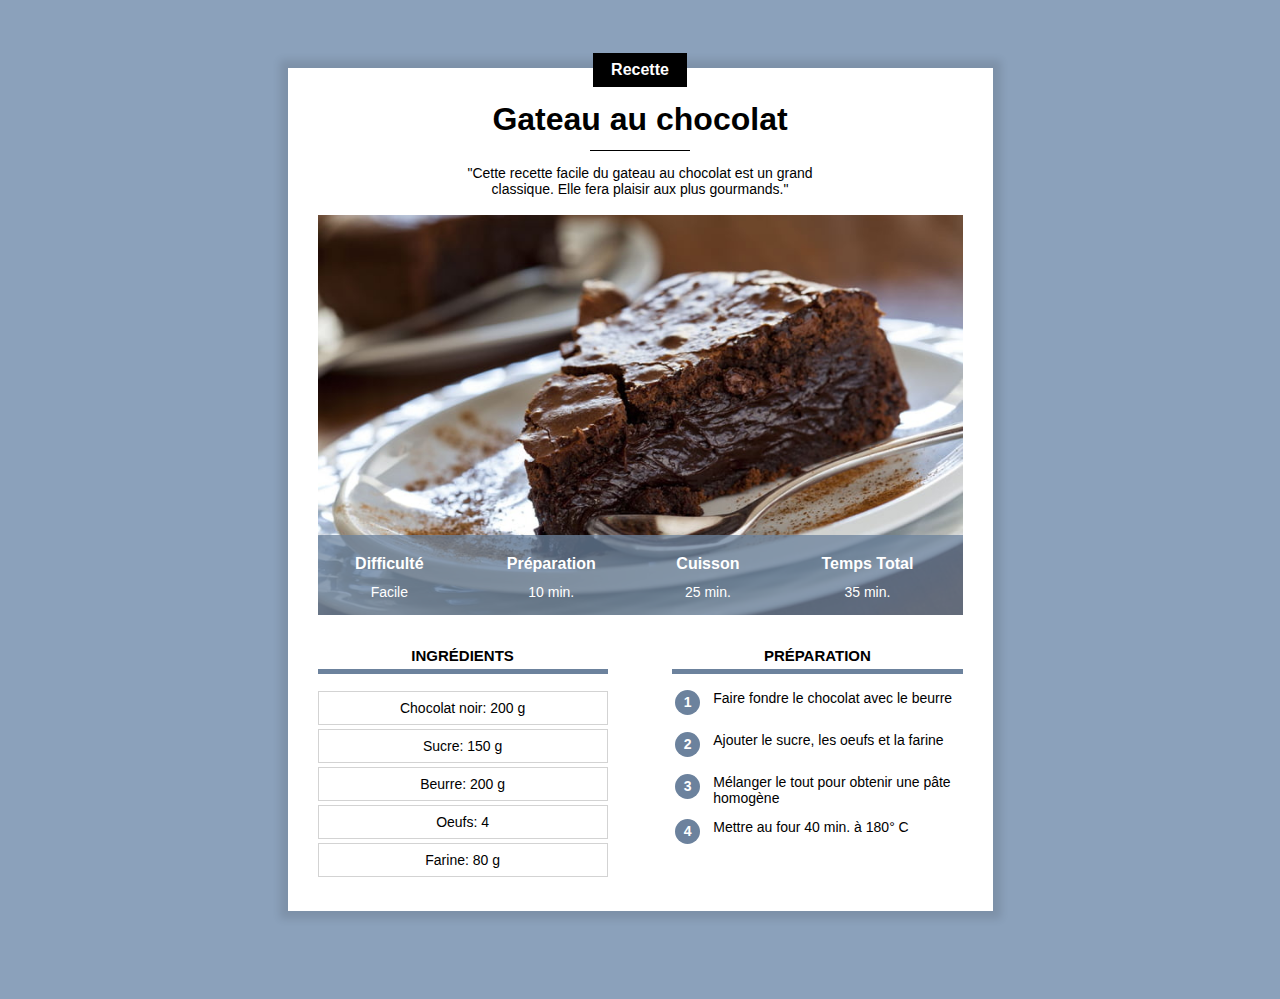
<file: index.html>
<!DOCTYPE html>
<html lang="fr">
<head>
    <meta charset="UTF-8">
    <meta http-equiv="X-UA-Compatible" content="IE=edge">
    <meta name="viewport" content="width=device-width, initial-scale=1.0">
    <link rel="stylesheet" href="style.css">

    

    <title>Gateau au chocolat</title>

</head>
<body>    

    <div class="contenu">

        <div class="centre categorie">
            <p class="categorie">Recette</p>
        </div>

        <h1>Gateau au chocolat</h1>

        <div class="separateur"></div>

        <div class="centre">
            <p class="description">"Cette recette facile du gateau au chocolat est un grand classique.
                Elle fera plaisir aux plus gourmands."
            </p>
        </div>

        <div class="info">
            <img class="centre info" src="gateau.jpg" alt="">
        
            <table class="info">
                <tr>
                    <th>Difficulté</th>
                    <th>Préparation</th>
                    <th>Cuisson</th>
                    <th>Temps Total</th>
                </tr>
                <tr>
                    <td>Facile</td>
                    <td>10 min.</td>
                    <td>25 min.</td>
                    <td>35 min.</td>
                </tr>
            </table>
        </div>
        
        <div>
            <div class="colonne1 colonne">
                <h2>Ingrédients</h2>
                <div class="ingredients">
                    <p>Chocolat noir: 200 g</p>
                    <p>Sucre: 150 g</p>
                    <p>Beurre: 200 g</p>
                    <p>Oeufs: 4</p>
                    <p>Farine: 80 g</p>
                </div>
            </div>

            <div class="colonne2 colonne">
                <h2>Préparation</h2>
                <table class = "preparation">
                    <tr>
                        <td><p class = "numero">1</p></td>
                        <td class= "preparation_etape">Faire fondre le chocolat avec le beurre</td>
                    </tr>
                    <tr>
                        <td><p class = "numero">2</p></td>
                        <td class= "preparation_etape">Ajouter le sucre, les oeufs et la farine</td>
                    </tr>
                    <tr>
                        <td><p class = "numero">3</p></td>
                        <td class= "preparation_etape">Mélanger le tout pour obtenir une pâte homogène</td>
                    </tr>
                    <tr>
                        <td><p class = "numero">4</p></td>
                        <td class= "preparation_etape">Mettre au four 40 min. à 180° C</td>
                    </tr>                                
                </table>
            </div>
        </div>

    
    </div>
</body>
</html>
</file>
<file: style.css>
* {
    overflow: auto;
}

body {
    background-color: #8BA1BB;
    font-family: Arial, Helvetica, sans-serif;
}


div.contenu {
    background-color: white;
    margin: 40px 8px 40px 8px;
    padding: 0 8px 20px 8px;  
    box-shadow: 0px 0px 8px 8px rgba(0, 0, 0, 0.1);
    overflow: visible;            
}

h1 {
    text-align: center;
    margin-bottom: 12px;
    margin-top: 10px;
}

p.description {
    text-align: center;
    max-width: 400px;            
    display: inline-block;
    font-size: 14px;
}

.centre {
    text-align: center;
    width: 100%;            
}

p.categorie {
    background-color: black;
    color: white;
    display: inline-block;           
    margin-top: -15px;
    margin-bottom: 0;
    padding: 8px 18px;
    font-weight: bold;
    font-size: 16px;
}

div.categorie {
    margin-top: 0px;
    margin-bottom: 0px;
    overflow: visible;
}

div.separateur {
    width: 100px;
    height: 1px;
    background-color: black;
    margin-left: auto;
    margin-right: auto;
}

div.info {
    position: relative;
}

table.info {
    position: absolute;
    bottom: 0;
    width: 100%;
    color: white;
    background-color: #6C829DC0;
    height: 50px;
}

table.info td {
    text-align: center;
    font-size: 12px;
    vertical-align: top;
}

table.info th {
    text-align: center;
    font-size: 14px;
    vertical-align: bottom;
    padding-bottom: 8px;
}

img.info {
    display: block;
    max-height: 400px;
    object-fit: cover;
    min-height: 200px;
    background-color: lightgray;
}

div.colonne {
    width: 100%;
    margin-top: 20px;

}

div.colonne h2 {
    text-align: center;
    text-transform: uppercase;
    font-size: 15px;
    border-bottom: 5px solid #6C829D;
    padding-bottom: 5px;
}    

div.colonne1 {    
    display: inline-block;     
}

div.ingredients p {
    text-align: center;
    font-size: 14px;
    border: 1px solid lightgray;
    padding: 8px 0;
    margin-top: 4px;
    margin-bottom: 0;
}

table.preparation p.numero {
    background-color: #6C829D;
    color: white;
    border-radius: 100%;
    width: 25px;
    height: 25px;
    text-align: center;
    font-size: 14px;
    font-weight: bold;
    padding-top: 4px;
    box-sizing: border-box;
    border-radius: 50%;
    margin: 0;
}

table.preparation td {
    vertical-align: top;
}

table.preparation td.preparation_etape {
    font-size: 14px;
    padding-left: 10px;
    padding-bottom: 10px;        
}

table.preparation tr {
    height: 40px;
}

/* Style pour ordinateur */
@media only screen  and (min-width: 768px) {
    
    div.contenu {
        min-width: 350px;        
        margin: 60px 10% 80px 10%;
        padding: 0 30px 30px 30px;             
    }

    table.info td {        
        font-size: 14px;        
    }

    table.info th {        
        font-size: 16px;        
    }

    table.info {        
        height: 80px;
    }

    div.colonne {
        width: 45%;        
    }
    
    div.colonne1 {            
        margin-right: 10%;    
    }
    
    div.colonne2 {
        float: right;
    }
    
    div.ingredients p {
        text-align: center;
        font-size: 14px;
        border: 1px solid lightgray;
        padding: 8px 0;
        margin-top: 4px;
        margin-bottom: 0;
    }
}

@media only screen  and (min-width: 900px) {
    div.contenu {
        margin-left: auto;
        margin-right: auto;
        width: 645px;                            
    }
}
</file>
